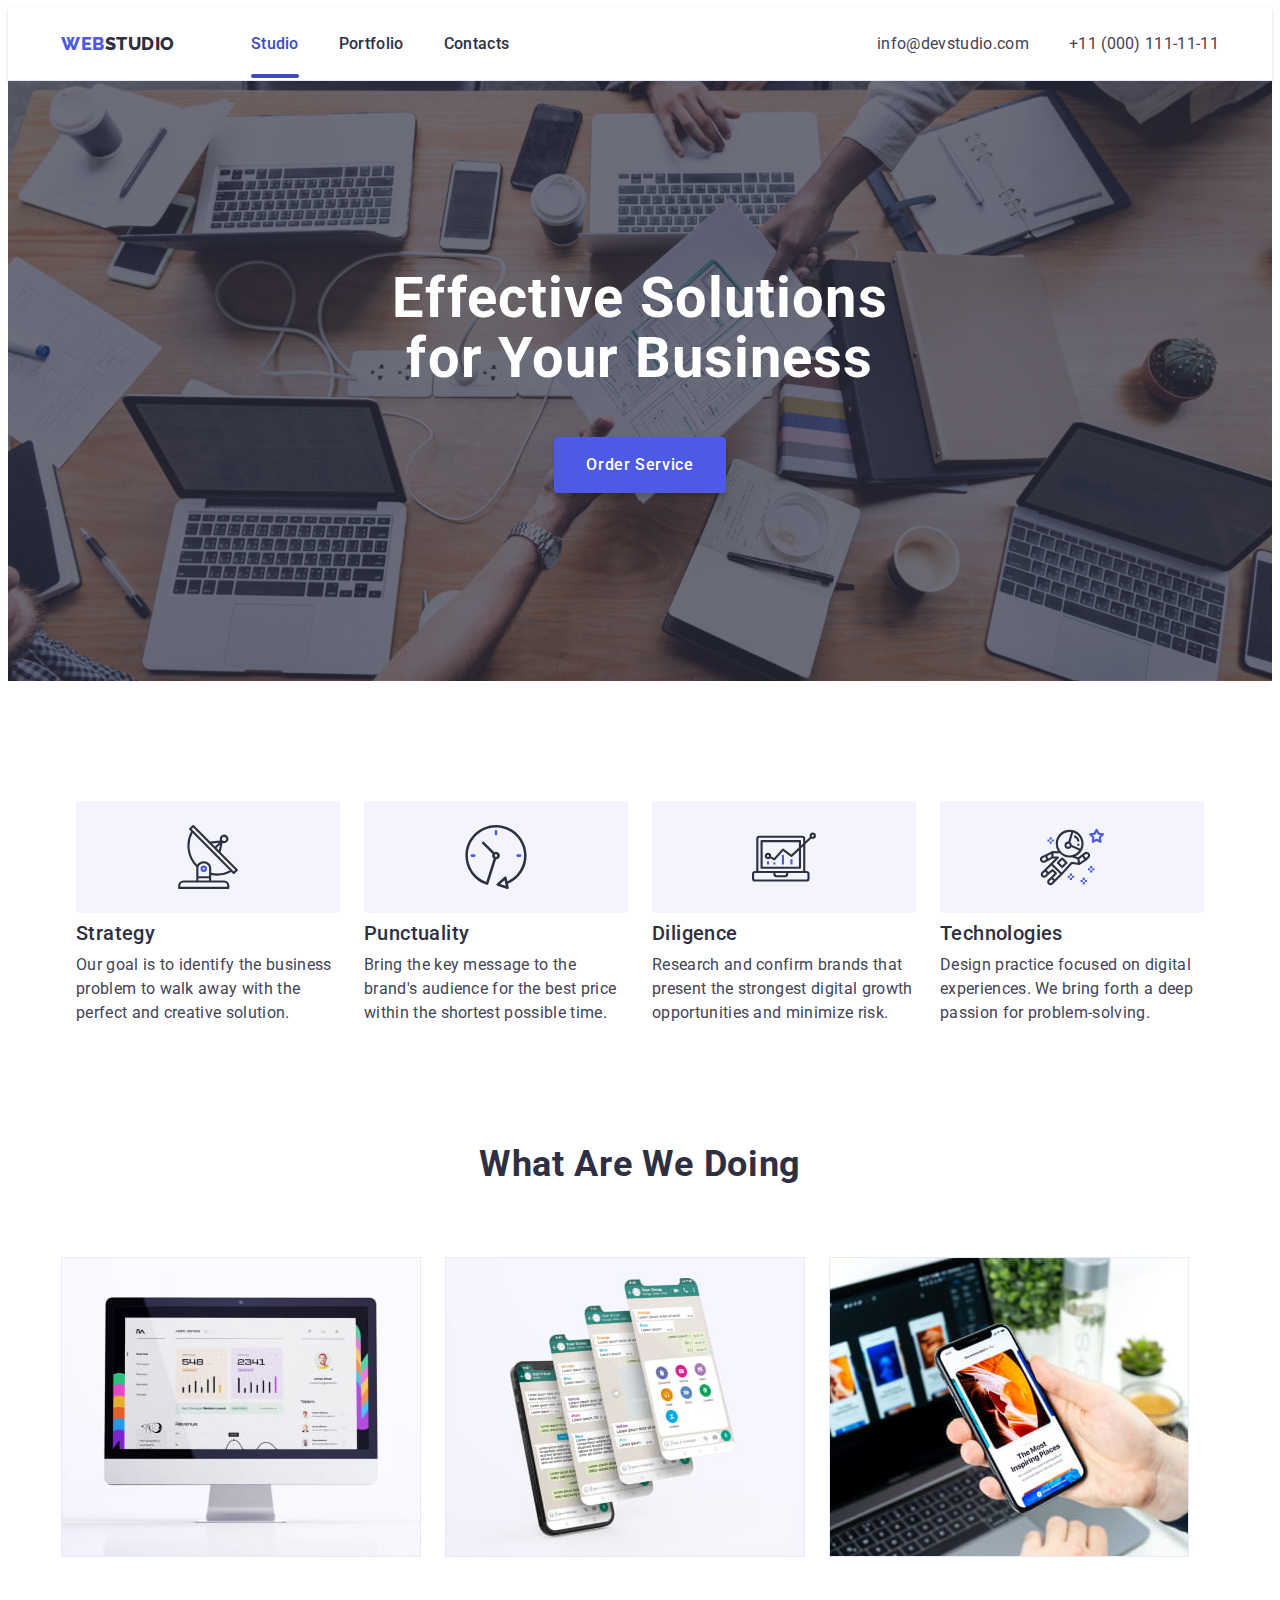
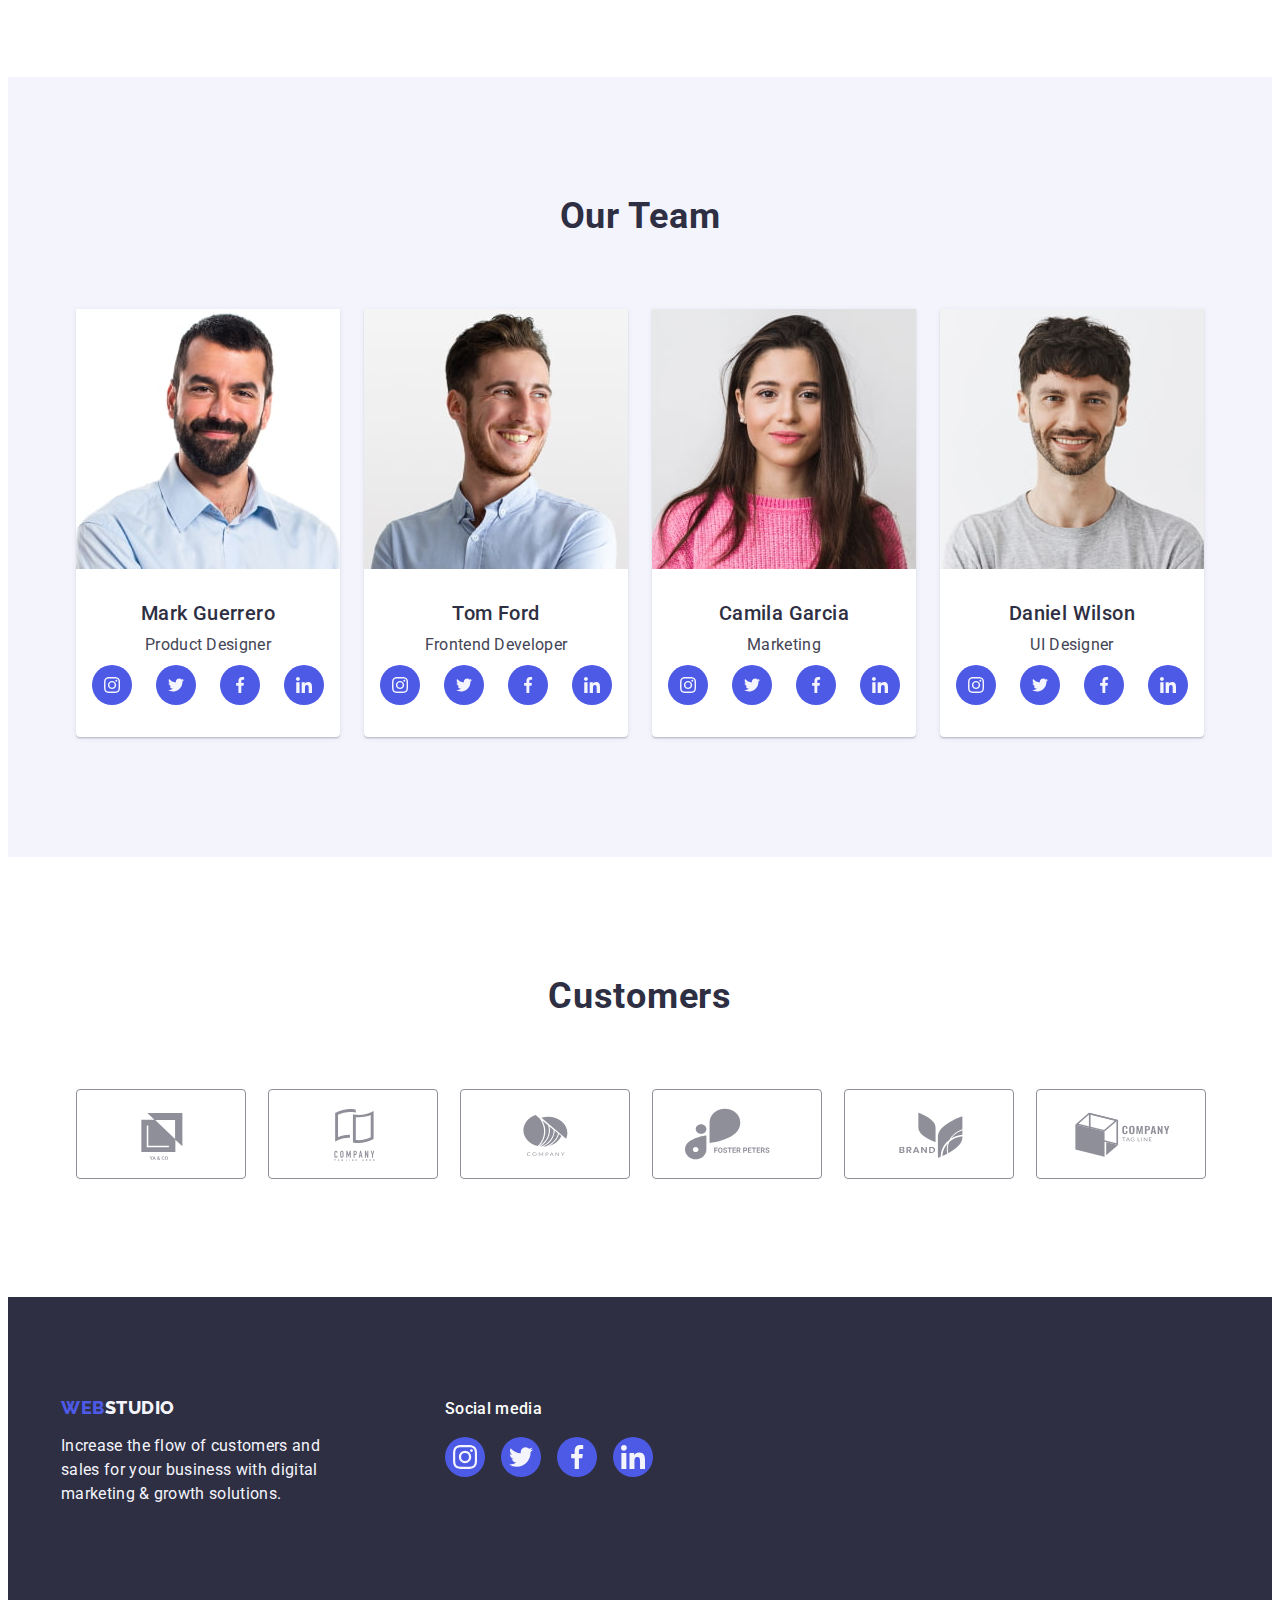
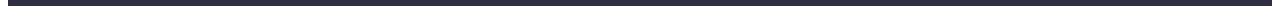
<file: index.html>
<!DOCTYPE html>
<html lang="en">
  <head>
    <meta charset="UTF-8" />
    <meta name="viewport" content="width=device-width, initial-scale=1.0" />
    <link rel="preconnect" href="https://fonts.googleapis.com" />
    <link rel="preconnect" href="https://fonts.gstatic.com" crossorigin />
    <link
      href="https://fonts.googleapis.com/css2?family=Raleway:wght@800&family=Roboto:wght@400;500;700;900&display=swap"
      rel="stylesheet"
    />
    <title>Studio</title>
    <link
      rel="stylesheet"
      href="https://cdnjs.cloudflare.com/ajax/libs/modern-normalize/2.0.0/modern-normalize.min.css"
      integrity="sha512-4xo8blKMVCiXpTaLzQSLSw3KFOVPWhm/TRtuPVc4WG6kUgjH6J03IBuG7JZPkcWMxJ5huwaBpOpnwYElP/m6wg=="
      crossorigin="anonymous"
      referrerpolicy="no-referrer"
    />
    <link rel="stylesheet" href="./css/styles.css" />
  </head>
  <body>
    <!-- Header section -->
    <header class="header">
      <div class="header-container container">
        <nav class="nav">
          <a class="logo link" href="./index.html"
            >Web<span class="logo-header">Studio</span></a
          >
          <ul class="nav-item list">
            <li class="nav-item-link">
              <a class="nav-item-list-link current link" href="./index.html"
                >Studio</a
              >
            </li>
            <li class="nav-item-link">
              <a class="nav-item-list-link link" href="./portfolio.html"
                >Portfolio</a
              >
            </li>
            <li class="nav-item-link">
              <a class="nav-item-list-link link" href="">Contacts</a>
            </li>
          </ul>
        </nav>
        <address class="address-contacts">
          <ul class="list">
            <li>
              <a class="link" href="mailto:info@devstudio.com"
                >info@devstudio.com</a
              >
            </li>
            <li>
              <a class="link" href="tel:+110001111111">+11 (000) 111-11-11</a>
            </li>
          </ul>
        </address>
      </div>
    </header>
    <!-- Main  section -->
    <main>
      <section class="headline">
        <div class="headline-container container">
          <h1 class="headline-title">Effective Solutions for Your Business</h1>
          <button class="button" type="button" data-modal-open>
            Order Service
          </button>
        </div>
      </section>
      <!-- Section 1 -->
      <section class="advantages-section section">
        <div class="advantages-container container">
          <h2 class="visually-hidden">Our advantages</h2>
          <ul class="advantages-list list">
            <li class="advantages-list-item">
              <div class="icon">
                <svg width="64" height="64">
                  <use href="./images/icons.svg#icon-antenna1"></use>
                </svg>
              </div>
              <h3 class="section-title">Strategy</h3>
              <p class="section-text">
                Our goal is to identify the business problem to walk away with
                the perfect and creative solution.
              </p>
            </li>
            <li class="advantages-list-item">
              <div class="icon">
                <svg width="64" height="64">
                  <use href="./images/icons.svg#icon-clock1"></use>
                </svg>
              </div>
              <h3 class="section-title">Punctuality</h3>
              <p class="section-text">
                Bring the key message to the brand's audience for the best price
                within the shortest possible time.
              </p>
            </li>
            <li class="advantages-list-item">
              <div class="icon">
                <svg width="64" height="64">
                  <use href="./images/icons.svg#icon-diagram1"></use>
                </svg>
              </div>
              <h3 class="section-title">Diligence</h3>
              <p class="section-text">
                Research and confirm brands that present the strongest digital
                growth opportunities and minimize risk.
              </p>
            </li>
            <li class="advantages-list-item">
              <div class="icon">
                <svg width="64" height="64">
                  <use href="./images/icons.svg#icon-astronaut1"></use>
                </svg>
              </div>
              <h3 class="section-title">Technologies</h3>
              <p class="section-text">
                Design practice focused on digital experiences. We bring forth a
                deep passion for problem-solving.
              </p>
            </li>
          </ul>
        </div>
      </section>
      <!-- Section 2 -->
      <section class="doing-section">
        <div class="title-container container">
          <h2 class="title">What are we doing</h2>
          <ul class="title-list list">
            <li class="title-list-link">
              <img
                src="./images/img1.jpg"
                alt="monitor with diagrams"
                width="360"
                height="300"
              />
            </li>
            <li class="title-list-link">
              <img
                src="./images/img2.jpg"
                alt="phone and 4 different screen images"
                width="360"
                height="300"
              />
            </li>
            <li class="title-list-link">
              <img
                src="./images/img3.jpg"
                alt="the phone in the hand on the background of the laptop"
                width="360"
                height="300"
              />
            </li>
          </ul>
        </div>
      </section>
      <!-- Section 3 -->
      <section class="title-team section">
        <div class="team-container container">
          <h2 class="title">Our Team</h2>
          <ul class="team-list list">
            <li class="section-cards">
              <img
                src="./images/img4.jpg"
                alt="photo Mark Guerrero"
                width="264"
                height="260"
              />
              <div class="text-section-cards">
                <h3 class="section-photo-title">Mark Guerrero</h3>
                <p class="section-photo-text">Product Designer</p>
                <ul class="logo-icon">
                  <li class="list">
                    <a class="logo-icon-list-link link" href="">
                      <svg class="svg-team" width="16" height="16">
                        <use href="./images/icons.svg#icon-instagram2"></use>
                      </svg>
                    </a>
                  </li>
                  <li class="list">
                    <a class="logo-icon-list-link link" href="">
                      <svg class="svg-team" width="16" height="16">
                        <use href="./images/icons.svg#icon-twitter1"></use>
                      </svg>
                    </a>
                  </li>
                  <li class="list">
                    <a class="logo-icon-list-link link" href="">
                      <svg class="svg-team" width="16" height="16">
                        <use href="./images/icons.svg#icon-facebook1"></use>
                      </svg>
                    </a>
                  </li>
                  <li class="list">
                    <a class="logo-icon-list-link link" href="">
                      <svg class="svg-team" width="16" height="16">
                        <use href="./images/icons.svg#icon-linkedin1"></use>
                      </svg>
                    </a>
                  </li>
                </ul>
              </div>
            </li>
            <li class="section-cards">
              <img
                src="./images/img5.jpg"
                alt="photo Tom Ford"
                width="264"
                height="260"
              />
              <div class="text-section-cards">
                <h3 class="section-photo-title">Tom Ford</h3>
                <p class="section-photo-text">Frontend Developer</p>
                <ul class="logo-icon">
                  <li class="list">
                    <a class="logo-icon-list-link link" href="">
                      <svg class="svg-team" width="16" height="16">
                        <use href="./images/icons.svg#icon-instagram2"></use>
                      </svg>
                    </a>
                  </li>
                  <li class="list">
                    <a class="logo-icon-list-link link" href="">
                      <svg class="svg-team" width="16" height="16">
                        <use href="./images/icons.svg#icon-twitter1"></use>
                      </svg>
                    </a>
                  </li>
                  <li class="list">
                    <a class="logo-icon-list-link link" href="">
                      <svg class="svg-team" width="16" height="16">
                        <use href="./images/icons.svg#icon-facebook1"></use>
                      </svg>
                    </a>
                  </li>
                  <li class="list">
                    <a class="logo-icon-list-link link" href="">
                      <svg class="svg-team" width="16" height="16">
                        <use href="./images/icons.svg#icon-linkedin1"></use>
                      </svg>
                    </a>
                  </li>
                </ul>
              </div>
            </li>
            <li class="section-cards">
              <img
                src="./images/img6.jpg"
                alt="photo Camila Garcia"
                width="264"
                height="260"
              />
              <div class="text-section-cards">
                <h3 class="section-photo-title">Camila Garcia</h3>
                <p class="section-photo-text">Marketing</p>
                <ul class="logo-icon">
                  <li class="list">
                    <a class="logo-icon-list-link link" href="">
                      <svg class="svg-team" width="16" height="16">
                        <use href="./images/icons.svg#icon-instagram2"></use>
                      </svg>
                    </a>
                  </li>
                  <li class="list">
                    <a class="logo-icon-list-link link" href="">
                      <svg class="svg-team" width="16" height="16">
                        <use href="./images/icons.svg#icon-twitter1"></use>
                      </svg>
                    </a>
                  </li>
                  <li class="list">
                    <a class="logo-icon-list-link link" href="">
                      <svg class="svg-team" width="16" height="16">
                        <use href="./images/icons.svg#icon-facebook1"></use>
                      </svg>
                    </a>
                  </li>
                  <li class="list">
                    <a class="logo-icon-list-link link" href="">
                      <svg class="svg-team" width="16" height="16">
                        <use href="./images/icons.svg#icon-linkedin1"></use>
                      </svg>
                    </a>
                  </li>
                </ul>
              </div>
            </li>
            <li class="section-cards">
              <img
                src="./images/img7.jpg"
                alt="photo Daniel Wilson"
                width="264"
                height="260"
              />
              <div class="text-section-cards">
                <h3 class="section-photo-title">Daniel Wilson</h3>
                <p class="section-photo-text">UI Designer</p>
                <ul class="logo-icon">
                  <li class="list">
                    <a class="logo-icon-list-link link" href="">
                      <svg class="svg-team" width="16" height="16">
                        <use href="./images/icons.svg#icon-instagram2"></use>
                      </svg>
                    </a>
                  </li>
                  <li class="list">
                    <a class="logo-icon-list-link link" href="">
                      <svg class="svg-team" width="16" height="16">
                        <use href="./images/icons.svg#icon-twitter1"></use>
                      </svg>
                    </a>
                  </li>
                  <li class="list">
                    <a class="logo-icon-list-link link" href="">
                      <svg class="svg-team" width="16" height="16">
                        <use href="./images/icons.svg#icon-facebook1"></use>
                      </svg>
                    </a>
                  </li>
                  <li class="list">
                    <a class="logo-icon-list-link link" href="">
                      <svg class="svg-team" width="16" height="16">
                        <use href="./images/icons.svg#icon-linkedin1"></use>
                      </svg>
                    </a>
                  </li>
                </ul>
              </div>
            </li>
          </ul>
        </div>
      </section>
      <!-- Section 4 -->
      <section class="icon-team section">
        <div class="icone-team-container container">
          <h2 class="title">Customers</h2>
          <ul class="logo-icon-item">
            <li class="list">
              <a class="logo-icon-item-list" href="">
                <svg class="customers-icons" width="104" height="56">
                  <use href="./images/icons.svg#icon-Logo1"></use>
                </svg>
              </a>
            </li>
            <li class="list">
              <a class="logo-icon-item-list" href="">
                <svg class="customers-icons" width="104" height="56">
                  <use href="./images/icons.svg#icon-Logo2"></use>
                </svg>
              </a>
            </li>
            <li class="list">
              <a class="logo-icon-item-list" href="">
                <svg class="customers-icons" width="104" height="56">
                  <use href="./images/icons.svg#icon-Logo3"></use>
                </svg>
              </a>
            </li>
            <li class="list">
              <a class="logo-icon-item-list" href="">
                <svg class="customers-icons" width="104" height="56">
                  <use href="./images/icons.svg#icon-group4"></use>
                </svg>
              </a>
            </li>
            <li class="list">
              <a class="logo-icon-item-list" href="">
                <svg class="customers-icons" width="104" height="56">
                  <use href="./images/icons.svg#icon-Logo5"></use>
                </svg>
              </a>
            </li>
            <li class="list">
              <a class="logo-icon-item-list" href="">
                <svg class="customers-icons" width="104" height="56">
                  <use href="./images/icons.svg#icon-Logo6"></use>
                </svg>
              </a>
            </li>
          </ul>
        </div>
      </section>
    </main>
    <!-- Footer section -->
    <footer class="footer">
      <div class="footer-container container">
        <div class="footer-container-text">
          <a class="logo link" href="./index.html"
            >Web<span class="logo-footer">Studio</span></a
          >
          <p class="footer-text">
            Increase the flow of customers and sales for your business with
            digital marketing & growth solutions.
          </p>
        </div>
        <div class="footer-container-social">
          <p class="footer-social-item">Social media</p>
          <ul class="logo-icon">
            <li class="list">
              <a class="logo-icon-list" href="">
                <svg class="fotter-svg" width="24" height="24">
                  <use href="./images/icons.svg#icon-instagram2"></use>
                </svg>
              </a>
            </li>
            <li class="list">
              <a class="logo-icon-list" href="">
                <svg class="fotter-svg" width="24" height="24">
                  <use href="./images/icons.svg#icon-twitter1"></use>
                </svg>
              </a>
            </li>
            <li class="list">
              <a class="logo-icon-list" href="">
                <svg class="fotter-svg" width="24" height="24">
                  <use href="./images/icons.svg#icon-facebook1"></use>
                </svg>
              </a>
            </li>
            <li class="list">
              <a class="logo-icon-list" href="">
                <svg class="fotter-svg" width="24" height="24">
                  <use href="./images/icons.svg#icon-linkedin1"></use>
                </svg>
              </a>
            </li>
          </ul>
        </div>
      </div>
    </footer>
    <!-- Modal window -->
    <div class="backdrop is-hidden" data-modal>
      <div class="modal">
        <button class="modal-btn" type="button" data-modal-close>
          <svg class="modal-btn-icon" width="8" height="8">
            <use href="./images/icons.svg#icon-close-black-18dp"></use>
          </svg>
        </button>
      </div>
    </div>
    <script src="./js/modal.js"></script>
  </body>
</html>
</file>
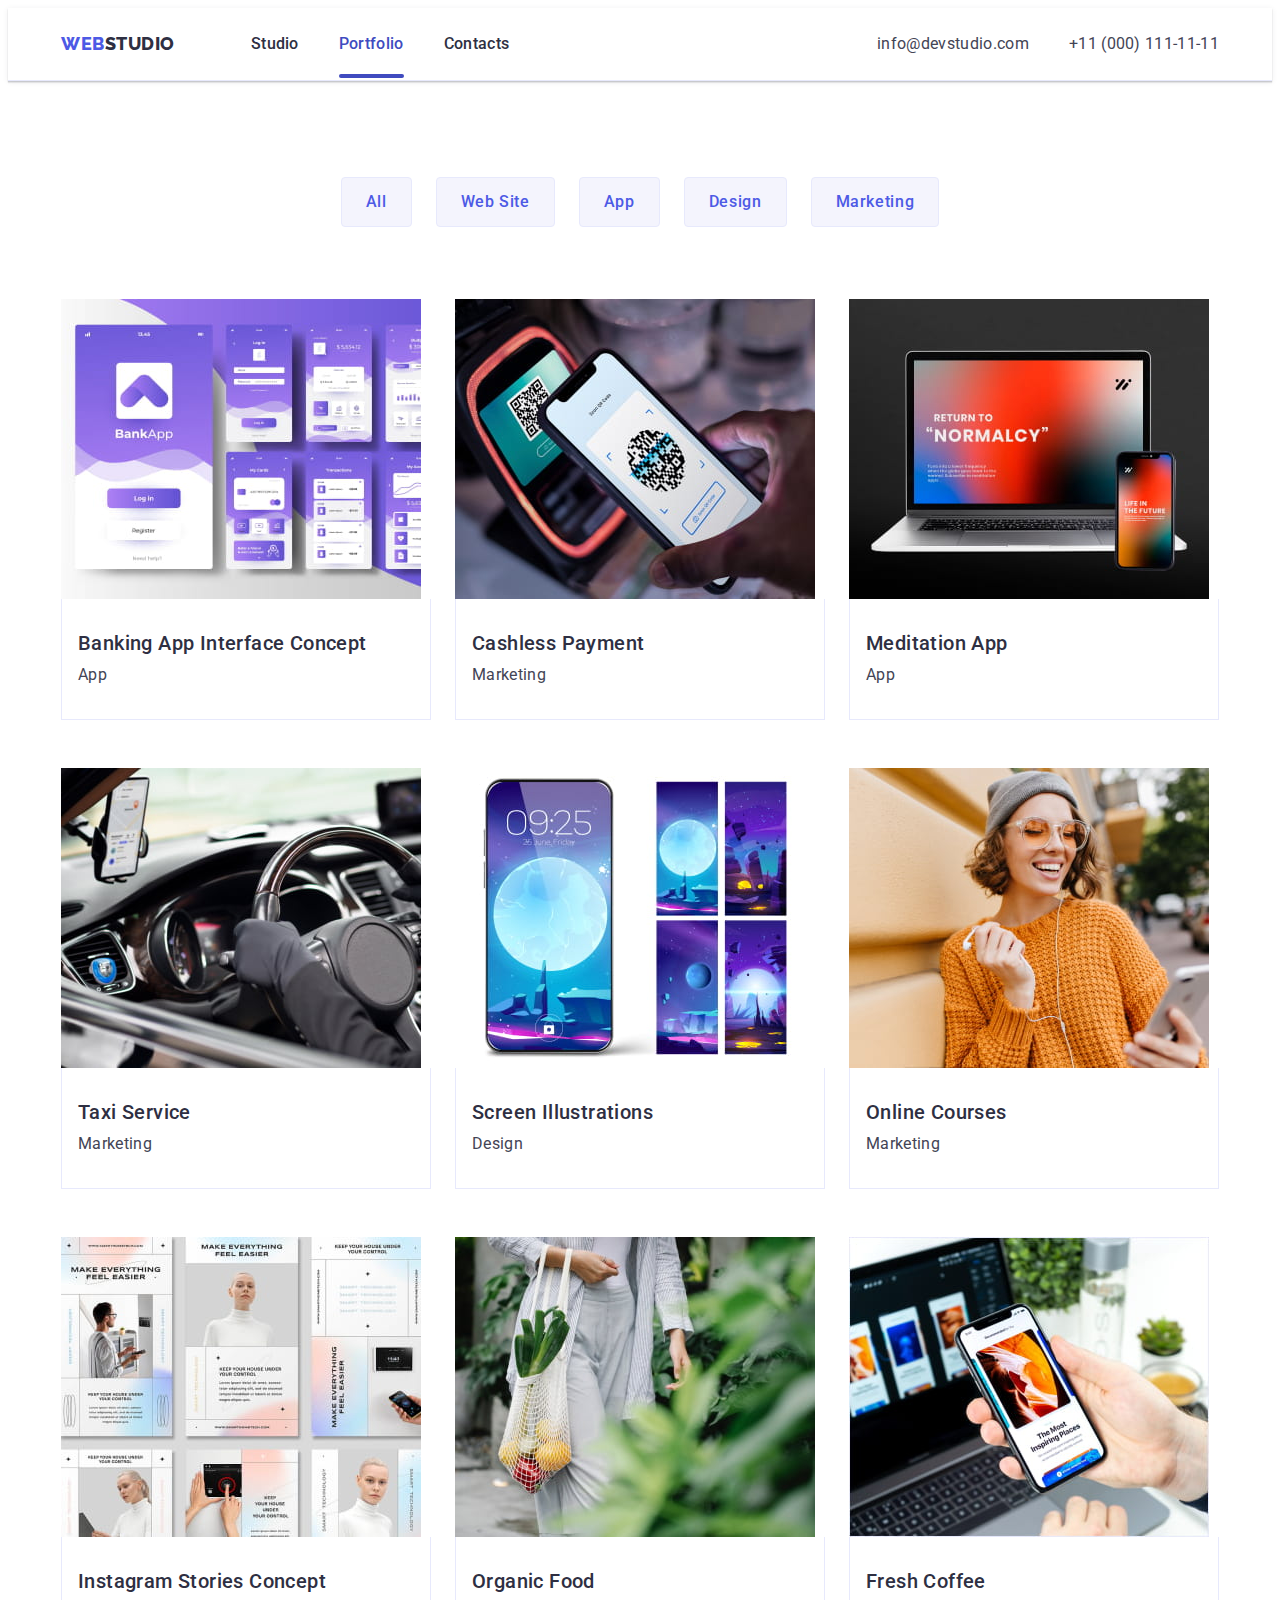
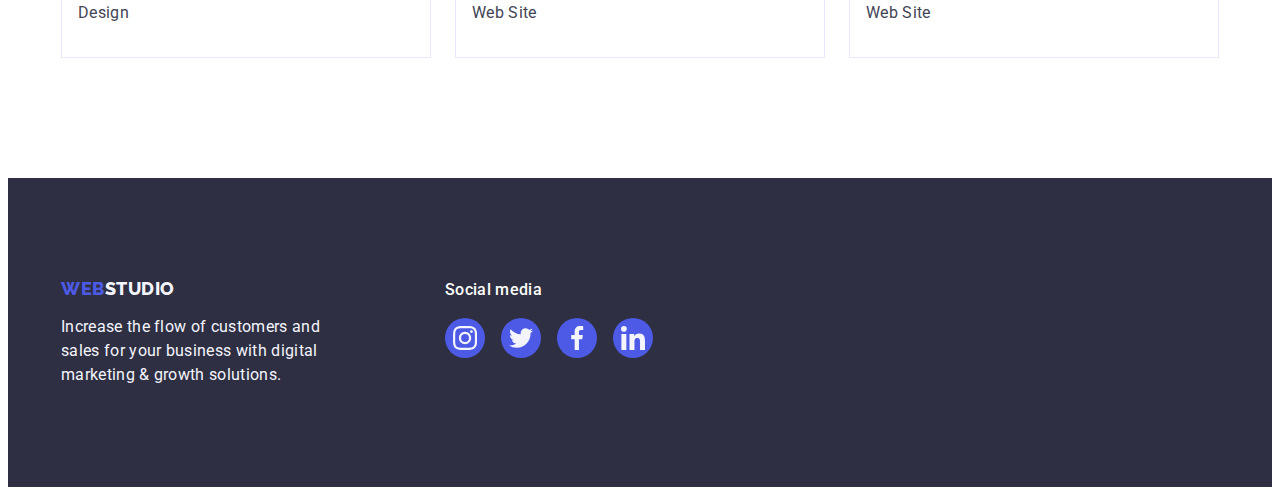
<file: portfolio.html>
<!DOCTYPE html>
<html lang="en">
  <head>
    <meta charset="UTF-8" />
    <meta name="viewport" content="width=device-width, initial-scale=1.0" />
    <link rel="preconnect" href="https://fonts.googleapis.com" />
    <link rel="preconnect" href="https://fonts.gstatic.com" crossorigin />
    <link
      href="https://fonts.googleapis.com/css2?family=Raleway:wght@800&family=Roboto:wght@400;500;700;900&display=swap"
      rel="stylesheet"
    />
    <title>Portfolio</title>
    <link
      rel="stylesheet"
      href="https://cdnjs.cloudflare.com/ajax/libs/modern-normalize/2.0.0/modern-normalize.min.css"
      integrity="sha512-4xo8blKMVCiXpTaLzQSLSw3KFOVPWhm/TRtuPVc4WG6kUgjH6J03IBuG7JZPkcWMxJ5huwaBpOpnwYElP/m6wg=="
      crossorigin="anonymous"
      referrerpolicy="no-referrer"
    />
    <link rel="stylesheet" href="./css/styles.css" />
  </head>
  <body>
    <!-- Header section -->
    <header class="header">
      <div class="header-container container">
        <nav class="nav">
          <a class="logo link" href="./index.html"
            >Web<span class="logo-header">Studio</span></a
          >
          <ul class="nav-item list">
            <li class="nav-item-link">
              <a class="nav-item-list-link link" href="./index.html">Studio</a>
            </li>
            <li class="nav-item-link">
              <a class="nav-item-list-link current link" href="./portfolio.html"
                >Portfolio</a
              >
            </li>
            <li class="nav-item-link">
              <a class="nav-item-list-link link" href="">Contacts</a>
            </li>
          </ul>
        </nav>
        <address class="address-contacts">
          <ul class="list">
            <li>
              <a class="link" href="mailto:info@devstudio.com"
                >info@devstudio.com</a
              >
            </li>
            <li>
              <a class="link" href="tel:+110001111111">+11 (000) 111-11-11</a>
            </li>
          </ul>
        </address>
      </div>
    </header>
    <!-- Main  section -->
    <main>
      <section class="portfolio">
        <div class="portfolio-container container">
          <h1 class="visually-hidden">Section Portfolio</h1>
          <ul class="portfolio-list list">
            <li><button class="button-list" type="button">All</button></li>
            <li>
              <button class="button-list" type="button">Web Site</button>
            </li>
            <li><button class="button-list" type="button">App</button></li>
            <li><button class="button-list" type="button">Design</button></li>
            <li>
              <button class="button-list" type="button">Marketing</button>
            </li>
          </ul>
          <!-- Photo Portfolio -->
          <ul class="portfolio-photo-list list">
            <li class="portfolio-photo-item">
              <a class="portfolio-photo-link link" href="">
                <div class="overlay-img">
                  <img
                    src="./images/img8.jpg"
                    alt="Banking App Interface Concept"
                    width="360"
                    height="300"
                  />
                  <p class="overlay-text">
                    14 Stylish and User-Friendly App Design Concepts · Task
                    Manager App · Calorie Tracker App · Exotic Fruit Ecommerce
                    App · Cloud Storage App
                  </p>
                </div>
                <div class="portfolio-text">
                  <h2 class="section-title-portfolio">
                    Banking App Interface Concept
                  </h2>
                  <p class="section-text-portfolio">App</p>
                </div>
              </a>
            </li>
            <li class="portfolio-photo-item">
              <a class="portfolio-photo-link link" href="">
                <div class="overlay-img">
                  <img
                    src="./images/img9.jpg"
                    alt="Cashless Payment"
                    width="360"
                    height="300"
                  />
                  <p class="overlay-text">
                    14 Stylish and User-Friendly App Design Concepts · Task
                    Manager App · Calorie Tracker App · Exotic Fruit Ecommerce
                    App · Cloud Storage App
                  </p>
                </div>
                <div class="portfolio-text">
                  <h2 class="section-title-portfolio">Cashless Payment</h2>
                  <p class="section-text-portfolio">Marketing</p>
                </div>
              </a>
            </li>
            <li class="portfolio-photo-item">
              <a class="portfolio-photo-link link" href="">
                <div class="overlay-img">
                  <img
                    src="./images/img10.jpg"
                    alt="Meditation App"
                    width="360"
                    height="300"
                  />
                  <p class="overlay-text">
                    14 Stylish and User-Friendly App Design Concepts · Task
                    Manager App · Calorie Tracker App · Exotic Fruit Ecommerce
                    App · Cloud Storage App
                  </p>
                </div>
                <div class="portfolio-text">
                  <h2 class="section-title-portfolio">Meditation App</h2>
                  <p class="section-text-portfolio">App</p>
                </div>
              </a>
            </li>
            <li class="portfolio-photo-item">
              <a class="portfolio-photo-link link" href="">
                <div class="overlay-img">
                  <img
                    src="./images/img11.jpg"
                    alt="Taxi Service"
                    width="360"
                    height="300"
                  />
                  <p class="overlay-text">
                    14 Stylish and User-Friendly App Design Concepts · Task
                    Manager App · Calorie Tracker App · Exotic Fruit Ecommerce
                    App · Cloud Storage App
                  </p>
                </div>
                <div class="portfolio-text">
                  <h2 class="section-title-portfolio">Taxi Service</h2>
                  <p class="section-text-portfolio">Marketing</p>
                </div>
              </a>
            </li>
            <li class="portfolio-photo-item">
              <a class="portfolio-photo-link link" href="">
                <div class="overlay-img">
                  <img
                    src="./images/img12.jpg"
                    alt="Screen Illustrations"
                    width="360"
                    height="300"
                  />
                  <p class="overlay-text">
                    14 Stylish and User-Friendly App Design Concepts · Task
                    Manager App · Calorie Tracker App · Exotic Fruit Ecommerce
                    App · Cloud Storage App
                  </p>
                </div>
                <div class="portfolio-text">
                  <h2 class="section-title-portfolio">Screen Illustrations</h2>
                  <p class="section-text-portfolio">Design</p>
                </div>
              </a>
            </li>
            <li class="portfolio-photo-item">
              <a class="portfolio-photo-link link" href="">
                <div class="overlay-img">
                  <img
                    src="./images/img13.jpg"
                    alt="Online Courses"
                    width="360"
                    height="300"
                  />
                  <p class="overlay-text">
                    14 Stylish and User-Friendly App Design Concepts · Task
                    Manager App · Calorie Tracker App · Exotic Fruit Ecommerce
                    App · Cloud Storage App
                  </p>
                </div>
                <div class="portfolio-text">
                  <h2 class="section-title-portfolio">Online Courses</h2>
                  <p class="section-text-portfolio">Marketing</p>
                </div>
              </a>
            </li>
            <li class="portfolio-photo-item">
              <a class="portfolio-photo-link link" href="">
                <div class="overlay-img">
                  <img
                    src="./images/img14.jpg"
                    alt="Instagram Stories Concept"
                    width="360"
                    height="300"
                  />
                  <p class="overlay-text">
                    14 Stylish and User-Friendly App Design Concepts · Task
                    Manager App · Calorie Tracker App · Exotic Fruit Ecommerce
                    App · Cloud Storage App
                  </p>
                </div>
                <div class="portfolio-text">
                  <h2 class="section-title-portfolio">
                    Instagram Stories Concept
                  </h2>
                  <p class="section-text-portfolio">Design</p>
                </div>
              </a>
            </li>
            <li class="portfolio-photo-item">
              <a class="portfolio-photo-link link" href="">
                <div class="overlay-img">
                  <img
                    src="./images/img15.jpg"
                    alt="Organic Food"
                    width="360"
                    height="300"
                  />
                  <p class="overlay-text">
                    14 Stylish and User-Friendly App Design Concepts · Task
                    Manager App · Calorie Tracker App · Exotic Fruit Ecommerce
                    App · Cloud Storage App
                  </p>
                </div>
                <div class="portfolio-text">
                  <h2 class="section-title-portfolio">Organic Food</h2>
                  <p class="section-text-portfolio">Web Site</p>
                </div>
              </a>
            </li>
            <li class="portfolio-photo-item">
              <a class="portfolio-photo-link link" href="">
                <div class="overlay-img">
                  <img
                    src="./images/img3.jpg"
                    alt="Fresh Coffee"
                    width="360"
                    height="300"
                  />
                  <p class="overlay-text">
                    14 Stylish and User-Friendly App Design Concepts · Task
                    Manager App · Calorie Tracker App · Exotic Fruit Ecommerce
                    App · Cloud Storage App
                  </p>
                </div>
                <div class="portfolio-text">
                  <h2 class="section-title-portfolio">Fresh Coffee</h2>
                  <p class="section-text-portfolio">Web Site</p>
                </div>
              </a>
            </li>
          </ul>
        </div>
      </section>
    </main>

    <!-- Footer section -->
    <footer class="footer">
      <div class="footer-container container">
        <div class="footer-container-text">
          <a class="logo link" href="./index.html"
            >Web<span class="logo-footer">Studio</span></a
          >
          <p class="footer-text">
            Increase the flow of customers and sales for your business with
            digital marketing & growth solutions.
          </p>
        </div>
        <div class="footer-container-social">
          <p class="footer-social-item">Social media</p>
          <ul class="logo-icon">
            <li class="list">
              <a class="logo-icon-list" href="">
                <svg class="fotter-svg" width="24" height="24">
                  <use href="./images/icons.svg#icon-instagram2"></use>
                </svg>
              </a>
            </li>
            <li class="list">
              <a class="logo-icon-list" href="">
                <svg class="fotter-svg" width="24" height="24">
                  <use href="./images/icons.svg#icon-twitter1"></use>
                </svg>
              </a>
            </li>
            <li class="list">
              <a class="logo-icon-list" href="">
                <svg class="fotter-svg" width="24" height="24">
                  <use href="./images/icons.svg#icon-facebook1"></use>
                </svg>
              </a>
            </li>
            <li class="list">
              <a class="logo-icon-list" href="">
                <svg class="fotter-svg" width="24" height="24">
                  <use href="./images/icons.svg#icon-linkedin1"></use>
                </svg>
              </a>
            </li>
          </ul>
        </div>
      </div>
    </footer>
  </body>
</html>
</file>
<file: css/styles.css>
:root {
  --primary-font: 'Roboto', sans-serif;
  --primary-grey-color: #434455;
  --primary-black-color: #2e2f42;
  --primary-white-color: #fff;
  --active-link-color: #404bbf;
  --primary-grey-second-color: #f4f4fd;
  --primary-blue-color: #4d5ae5;
  --color-border-button: #e7e9fc;
  --grey-icon-color: #8e8f99;
  --primary-font-size: 16px;
  --primary-line-height: 1.5;
  --primary-letter-spacing: 0.02em;
}

/* Base styles */
body {
  font-family: var(--primary-font);
  color: var(--primary-grey-color);
  font-size: var(--primary-font-size);
  background-color: var(--primary-white-color);
  line-height: var(--primary-line-height);
  letter-spacing: var(--primary-letter-spacing);
}
h1,
h2,
h3,
h4,
h5,
h6,
p {
  margin-top: 0;
  margin-bottom: 0;
}

ul {
  margin-top: 0;
  margin-bottom: 0;
  padding-left: 0;
}

img {
  display: block;
  max-width: 100%;
  height: auto;
}

.link {
  color: currentColor;
  text-decoration: none;
}

.list {
  list-style: none;
  padding: 0;
  margin: 0;
}

.container {
  max-width: 1158px;
  margin: 0 auto;
  padding: 0 15px;
}
/* Header section  */
.header {
  border-bottom: 1px solid var(--color-border-button);
  box-shadow: 0px 2px 1px rgba(46, 47, 66, 0.08),
    0px 1px 1px rgba(46, 47, 66, 0.16), 0px 1px 6px rgba(46, 47, 66, 0.08);
}
.header-container {
  display: flex;
  justify-content: space-between;
}

/* Logo */
.logo {
  display: flex;
  align-items: center;

  color: var(--primary-blue-color);
  font-family: 'Raleway', sans-serif;
  font-size: 18px;
  font-weight: 800;
  line-height: 1.17;
  letter-spacing: 0.03em;
  text-transform: uppercase;
  margin-right: 76px;
}

.logo-header {
  color: var(--primary-black-color);
}

.logo-footer {
  color: var(--primary-grey-second-color);
}

/* nav */
.nav-item {
  display: flex;
  align-items: center;
  gap: 40px;
}
.nav {
  display: flex;
  align-items: center;
}

.nav-item-list-link {
  padding: 24px 0;
  color: var(--primary-black-color);
  font-family: var(--primary-font);
  font-size: var(--primary-font-size);
  font-weight: 500;
  line-height: var(--primary-line-height);
  letter-spacing: var(--primary-letter-spacing);
  transition: color 250ms cubic-bezier(0.4, 0, 0.2, 1);
  position: relative;
}
.nav-item-list-link.current {
  color: var(--active-link-color);
}
.nav-item-list-link.current::after {
  content: '';
  position: absolute;
  left: 0;
  bottom: -1px;
  height: 4px;
  background-color: var(--active-link-color);
  display: block;
  width: 100%;
  border-radius: 2px;
}

.nav-item-list-link:hover,
.nav-item-list-link:focus {
  color: var(--active-link-color);
}

.address-contacts .list {
  display: flex;
  align-items: center;
  gap: 40px;
  padding: 24px 0;
}
.address-contacts {
  font-style: normal;
}
.address-contacts .link {
  color: var(--primary-grey-color);
  align-items: center;
  display: block;
  transition: color 250ms cubic-bezier(0.4, 0, 0.2, 1);
}

.address-contacts .link:hover,
.address-contacts .link:focus {
  color: var(--active-link-color);
}

/* headline section */
.headline {
  max-width: 1440px;
  margin: 0 auto;
  padding: 188px 0;
  background: var(--primary-black-color);
  background-image: linear-gradient(
      rgba(46, 47, 66, 0.7),
      rgba(46, 47, 66, 0.7)
    ),
    url(../images/people-office1.jpg);
  background-size: cover;
  background-repeat: no-repeat;
  background-position: center;
}

.button {
  border: none;
  font-family: inherit;
  cursor: pointer;
  font-size: var(--primary-font-size);
  line-height: var(--primary-line-height);
  background-color: var(--primary-blue-color);
  color: var(--primary-white-color);
  font-weight: 500;
  letter-spacing: 0.04em;

  display: block;
  padding-top: 16px;
  padding-bottom: 16px;
  padding-left: 32px;
  padding-right: 32px;
  border-radius: 4px;
  box-shadow: 0px 4px 4px 0px rgba(0, 0, 0, 0.15);
  margin-top: 48px;
  margin-right: auto;
  margin-left: auto;
  min-width: 169px;

  align-items: flex-start;
  gap: 10px;
  transition: background-color 250ms cubic-bezier(0.4, 0, 0.2, 1);
}

.button:hover,
.button:focus {
  background-color: var(--active-link-color);
}

/* advantages section */
.visually-hidden {
  position: absolute;
  width: 1px;
  height: 1px;
  margin: -1px;
  border: 0;
  padding: 0;
  white-space: nowrap;
  clip-path: inset(100%);
  clip: rect(0 0 0 0);
  overflow: hidden;
}

.icon {
  display: flex;
  padding: 24px 100px;
  border-radius: 4px;
  background-color: var(--primary-grey-second-color);
  margin-bottom: 8px;
  align-items: center;
  justify-content: center;
}
.headline-title {
  color: var(--primary-white-color);
  text-align: center;
  font-size: 56px;
  font-weight: 700;
  line-height: 1.07;
  letter-spacing: var(--primary-letter-spacing);
  max-width: 496px;

  margin-left: auto;
  margin-right: auto;
}
.advantages-section {
  padding: 120px 0;
}

.advantages-container {
  width: 1128px;
  padding: 0;
}

.advantages-list {
  display: flex;
  gap: 24px;
}

.advantages-list-item {
  flex-basis: calc((100% - 3 * 24px) / 4);
}

/* doing-section */
.doing-section {
  padding-bottom: 120px;
}
.team-container {
  width: 1128px;
  background-color: #f4f4fd;
  padding: 0;
}
.team-list {
  display: flex;
  gap: 24px;
}

.section-cards {
  flex-basis: calc((100% - 24px * 2) / 3);
  border-radius: 0px 0px 4px 4px;
  width: calc((100% - 72px) / 4);
  background-color: var(--primary-white-color);
  box-shadow: 0px 1px 6px rgba(46, 47, 66, 0.08),
    0px 1px 1px rgba(46, 47, 66, 0.16), 0px 2px 1px rgba(46, 47, 66, 0.08);
}

.section-photo-text {
  color: var(--primary-grey-color);
  text-align: center;
  font-size: var(--primary-font-size);
  line-height: var(--primary-line-height);
  letter-spacing: var(--primary-letter-spacing);
  text-align: center;
  margin-bottom: 8px;
}
.text-section-cards {
  padding: 32px 0;
}
.title {
  color: var(--primary-black-color);
  font-size: 36px;
  font-weight: 700;
  line-height: 1.11;
  text-transform: capitalize;
  text-align: center;
  letter-spacing: var(--primary-letter-spacing);
  margin-bottom: 72px;
}
.title-list {
  display: flex;
  gap: 24px;
}

.logo-icon {
  display: flex;
  margin: 0;
  padding: 0;
  justify-content: center;
  align-items: center;
  gap: 24px;
}

.svg-team {
  fill: var(--primary-grey-second-color);
}

.logo-icon-list-link {
  width: 100%;
  height: 100%;
  background-color: var(--primary-blue-color);
  display: flex;
  justify-content: center;
  align-items: center;
  width: 40px;
  height: 40px;
  border-radius: 50%;
  transition: background-color 250ms cubic-bezier(0.4, 0, 0.2, 1);
}

.logo-icon-list-link:hover,
.logo-icon-list-link:focus {
  background-color: var(--active-link-color);
}

.section-title,
.section-title-portfolio {
  margin-bottom: 8px;
  color: var(--primary-black-color);
  font-size: 20px;
  font-weight: 500;
  line-height: 1.2;
  letter-spacing: var(--primary-letter-spacing);
}

.button-list {
  font-family: inherit;
  background-color: var(--primary-grey-second-color);
  color: var(--primary-blue-color);
  text-align: center;
  font-weight: 500;
  letter-spacing: 0.04em;
  font-size: var(--primary-font-size);
  line-height: var(--primary-line-height);
  padding: 12px 24px;
  border: 1px solid var(--color-border-button);
  border-radius: 4px;
  transition: color 250ms cubic-bezier(0.4, 0, 0.2, 1),
    background-color 250ms cubic-bezier(0.4, 0, 0.2, 1),
    border-color 250ms cubic-bezier(0.4, 0, 0.2, 1),
    box-shadow 250ms cubic-bezier(0.4, 0, 0.2, 1);
}

.button-list:hover,
.button-list:focus {
  cursor: pointer;
  background-color: var(--active-link-color);
  color: var(--primary-white-color);
  border: 1px solid transparent;
  box-shadow: 0px 2px 2px 0px rgba(0, 0, 0, 0.12),
    0px 2px 1px 0px rgba(0, 0, 0, 0.08), 0px 3px 1px 0px rgba(0, 0, 0, 0.1);
}
/* Modal window */

.backdrop {
  position: fixed;
  top: 0;
  left: 0;

  width: 100%;
  height: 100%;

  background-color: rgba(46, 47, 66, 0.4);
  transition: opacity 250ms cubic-bezier(0.4, 0, 0.2, 1),
    visibility 250ms cubic-bezier(0.4, 0, 0.2, 1);
}
.backdrop.is-hidden {
  opacity: 0;
  visibility: hidden;
  pointer-events: none;
}
.modal {
  position: absolute;
  top: 50%;
  left: 50%;
  transform: translate(-50%, -50%);

  width: 408px;
  min-height: 584px;
  border-radius: 4px;
  background: #fcfcfc;
  box-shadow: 0px 2px 1px 0px rgba(0, 0, 0, 0.2),
    0px 1px 3px 0px rgba(0, 0, 0, 0.12), 0px 1px 1px 0px rgba(0, 0, 0, 0.14);
  transition: transform 250ms cubic-bezier(0.4, 0, 0.2, 1);
}
.backdrop.is-hidden .modal {
  opacity: 0;
}
.modal-btn {
  width: 24px;
  height: 24px;
  position: absolute;
  top: 24px;
  right: 24px;
  border-radius: 50%;
  border: 1px solid rgba(0, 0, 0, 0.1);
  display: flex;
  align-items: center;
  justify-content: center;
  padding: 0;
  background-color: var(--color-border-button);
  cursor: pointer;
  fill: var(--primary-black-color);
  transition: background-color 250ms cubic-bezier(0.4, 0, 0.2, 1),
    border 250ms cubic-bezier(0.4, 0, 0.2, 1);
}

.modal-btn-icon {
  transition: fill 250ms cubic-bezier(0.4, 0, 0.2, 1);
}

.modal-btn:hover,
.modal-btn:focus {
  background-color: var(--active-link-color);
  border: none;
  fill: var(--primary-white-color);
}

.modal-btn-icon:hover,
.modal-btn-icon:focus {
  fill: var(--primary-white-color);
}
/* Our Team */
.title-team {
  padding: 120px 0;
  background: var(--primary-grey-second-color);
}
.section-title-team .list {
  display: flex;
  flex-direction: row;
  gap: 24px;
}

.section-text {
  color: var(--primary-grey-color);
  font-weight: 400;
}
/* Section 4  */
.icon-team {
  padding: 120px 0;
  background: var(--primary-white-color);
}

.icone-team-container {
  width: 1128px;
  padding: 0;
}

.logo-icon-item {
  display: flex;
  gap: 24px;
}

.logo-icon-item .list {
  width: calc((100% - 120px) / 6);
  height: 88px;
}

.logo-icon-item-list {
  display: flex;
  width: 100%;
  height: 100%;
  border-radius: 4px;
  border: 1px solid var(--grey-icon-color);
  color: var(--grey-icon-color);
  justify-content: center;
  align-items: center;
  transition: border-color 250ms cubic-bezier(0.4, 0, 0.2, 1),
    color 250ms cubic-bezier(0.4, 0, 0.2, 1);
}

.customers-icons {
  fill: currentColor;
}
.logo-icon-item-list:hover,
.logo-icon-item-list:focus {
  border-color: var(--active-link-color);
  color: var(--active-link-color);
}

.portfolio {
  padding-top: 96px;
  padding-bottom: 120px;
}

.portfolio-list {
  display: flex;
  justify-content: center;
  gap: 24px;
  margin-bottom: 72px;
}
.section-photo-title {
  color: var(--primary-black-color);
  font-size: 20px;
  font-weight: 500;
  line-height: 1.2;
  letter-spacing: var(--primary-letter-spacing);
  text-align: center;
  margin-bottom: 8px;
}
/* portfolio */
.portfolio-button {
  padding-top: 96px;
  padding-bottom: 120px;
}

.portfolio-button .list {
  justify-content: center;
  gap: 24px;
  margin-bottom: 72px;
}

.portfolio-photo-list {
  display: flex;
  flex-wrap: wrap;
  column-gap: 24px;
  row-gap: 48px;
}

.portfolio-photo-item {
  width: calc((100% - 24px * 2) / 3);
  transition: color 250ms cubic-bezier(0.4, 0, 0.2, 1);
}

.portfolio-photo-item .link {
  display: block;
}

.portfolio-photo-link {
  display: block;
  transition: box-shadow 250ms cubic-bezier(0.4, 0, 0.2, 1);
}

.portfolio-photo-link:hover,
.portfolio-photo-link:focus {
  box-shadow: 0px 1px 6px rgba(46, 47, 66, 0.08),
    0px 1px 1px rgba(46, 47, 66, 0.16), 0px 2px 1px rgba(46, 47, 66, 0.08);
}

.portfolio-photo-link:hover .overlay-text {
  transform: translateY(0%);
}

.portfolio-photo-link:focus .overlay-text {
  transform: translateY(0%);
}

.overlay-img {
  position: relative;
  overflow: hidden;
}

.overlay-text {
  position: absolute;
  top: 0;
  font-family: var(--primary-font);
  font-size: var(--primary-font-size);
  line-height: var(--primary-line-height);
  letter-spacing: var(--primary-letter-spacing);
  color: var(--primary-grey-second-color);
  padding: 40px 32px;
  background-color: var(--primary-blue-color);
  width: 100%;
  height: 100%;
  transform: translateY(100%);
  transition: transform 250ms cubic-bezier(0.4, 0, 0.2, 1);
}

.overlay-text::before {
  content: '';
  position: absolute;
  top: 0;
  left: 0;
  z-index: -1;
  width: 100%;
  height: 100%;
}

.portfolio-text {
  padding: 32px 16px;
  border: 1px solid var(--color-border-button);
  border-top: none;
}

.section-text-portfolio {
  color: var(--primary-grey-color);
}

/* Footer */
.footer {
  padding: 100px 0;
  background-color: var(--primary-black-color);
}

.footer-container {
  display: flex;
  align-items: baseline;
}
.footer-container-text {
  margin-right: 120px;
}
.footer-container-text .logo {
  display: inline-block;
  margin-bottom: 16px;
  margin-right: 0;
}

.footer .logo-icon {
  gap: 16px;
}

.footer .list {
  width: 40px;
  height: 40px;
}

.footer .logo-icon-list {
  display: flex;
  width: 100%;
  height: 100%;
  background-color: var(--primary-blue-color);
  border-radius: 50%;
  align-items: center;
  justify-content: center;
  fill: var(--primary-grey-second-color);
  transition: background-color 250ms cubic-bezier(0.4, 0, 0.2, 1);
}

.footer .logo-icon-list:hover,
.footer .logo-icon-list:focus {
  background-color: #31d0aa;
}

.footer-text {
  color: var(--primary-grey-second-color);
  font-weight: 400;
  display: block;
  box-sizing: content-box;
  width: 264px;
}

.footer-social-item {
  color: var(--primary-white-color);
  font-size: var(--primary-font-size);
  font-weight: 500;
  line-height: var(--primary-line-height);
  letter-spacing: var(--primary-letter-spacing);
  margin-bottom: 16px;
}
</file>
